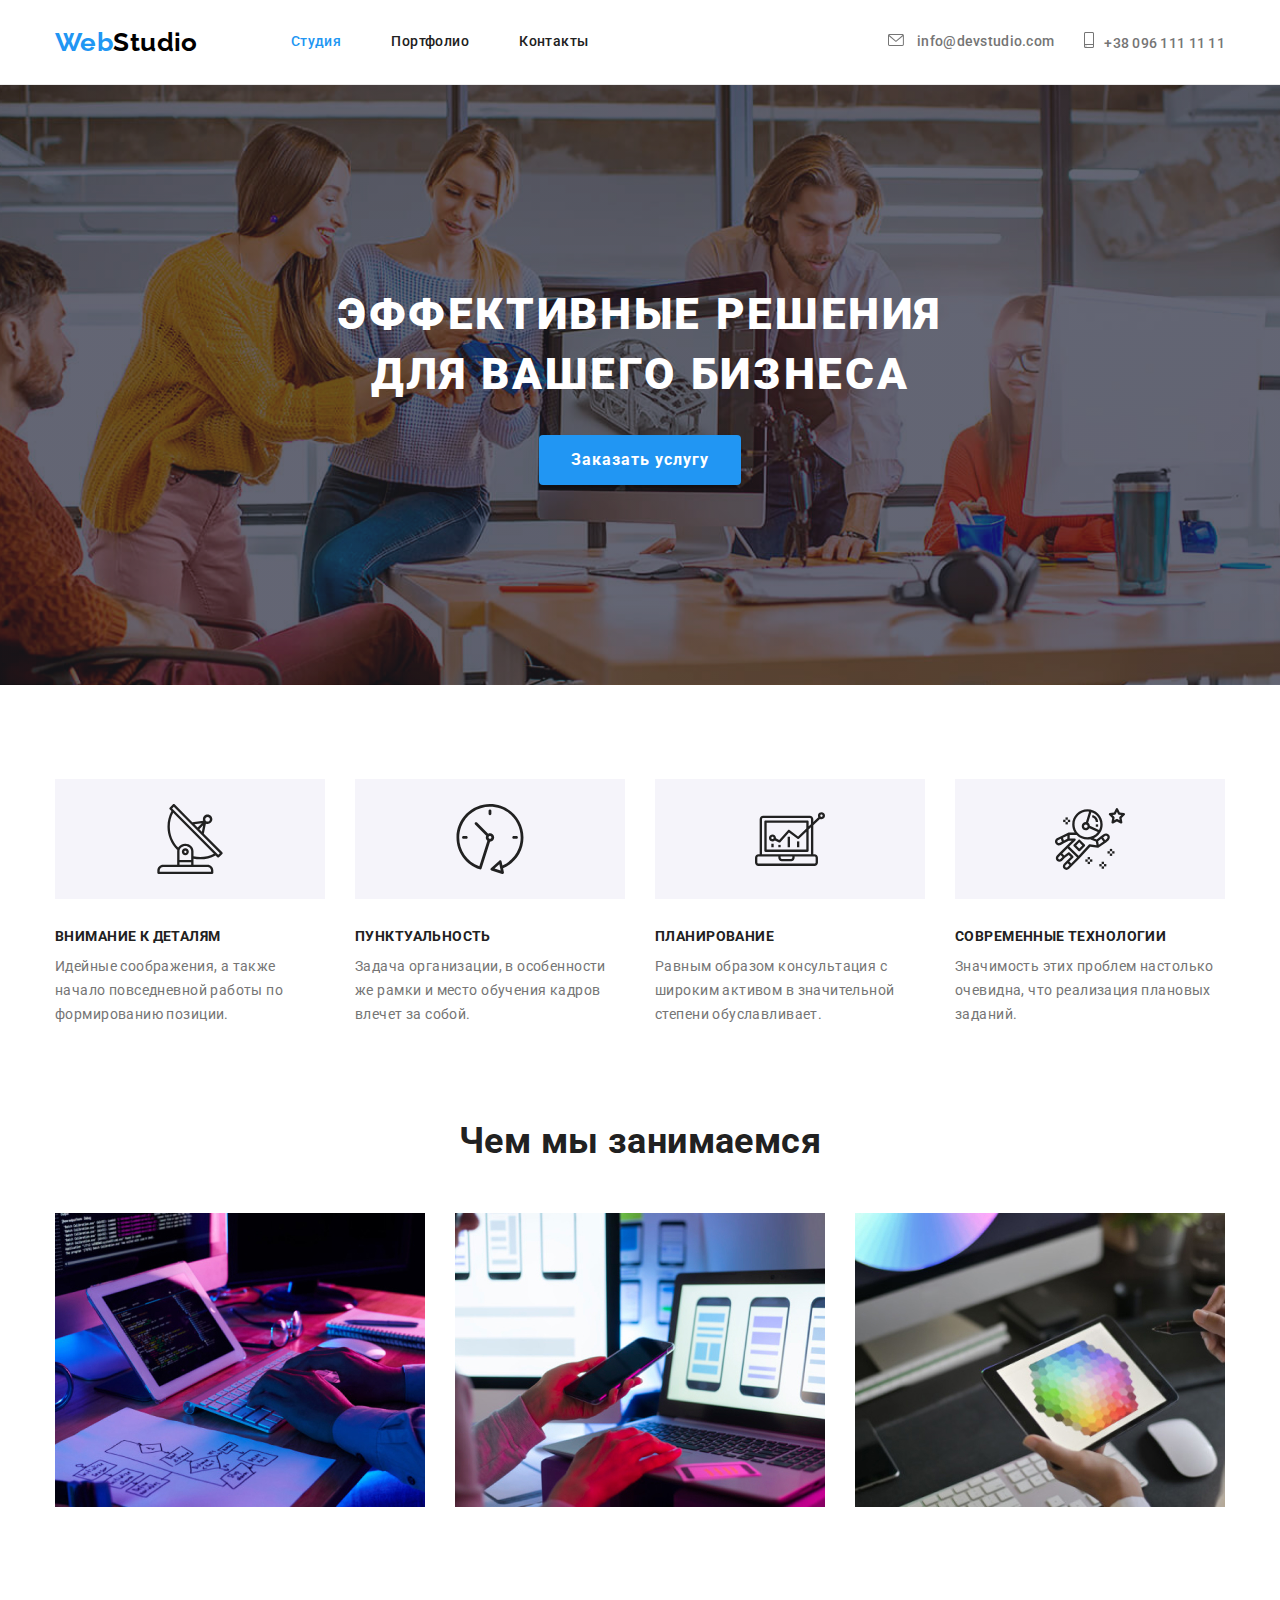
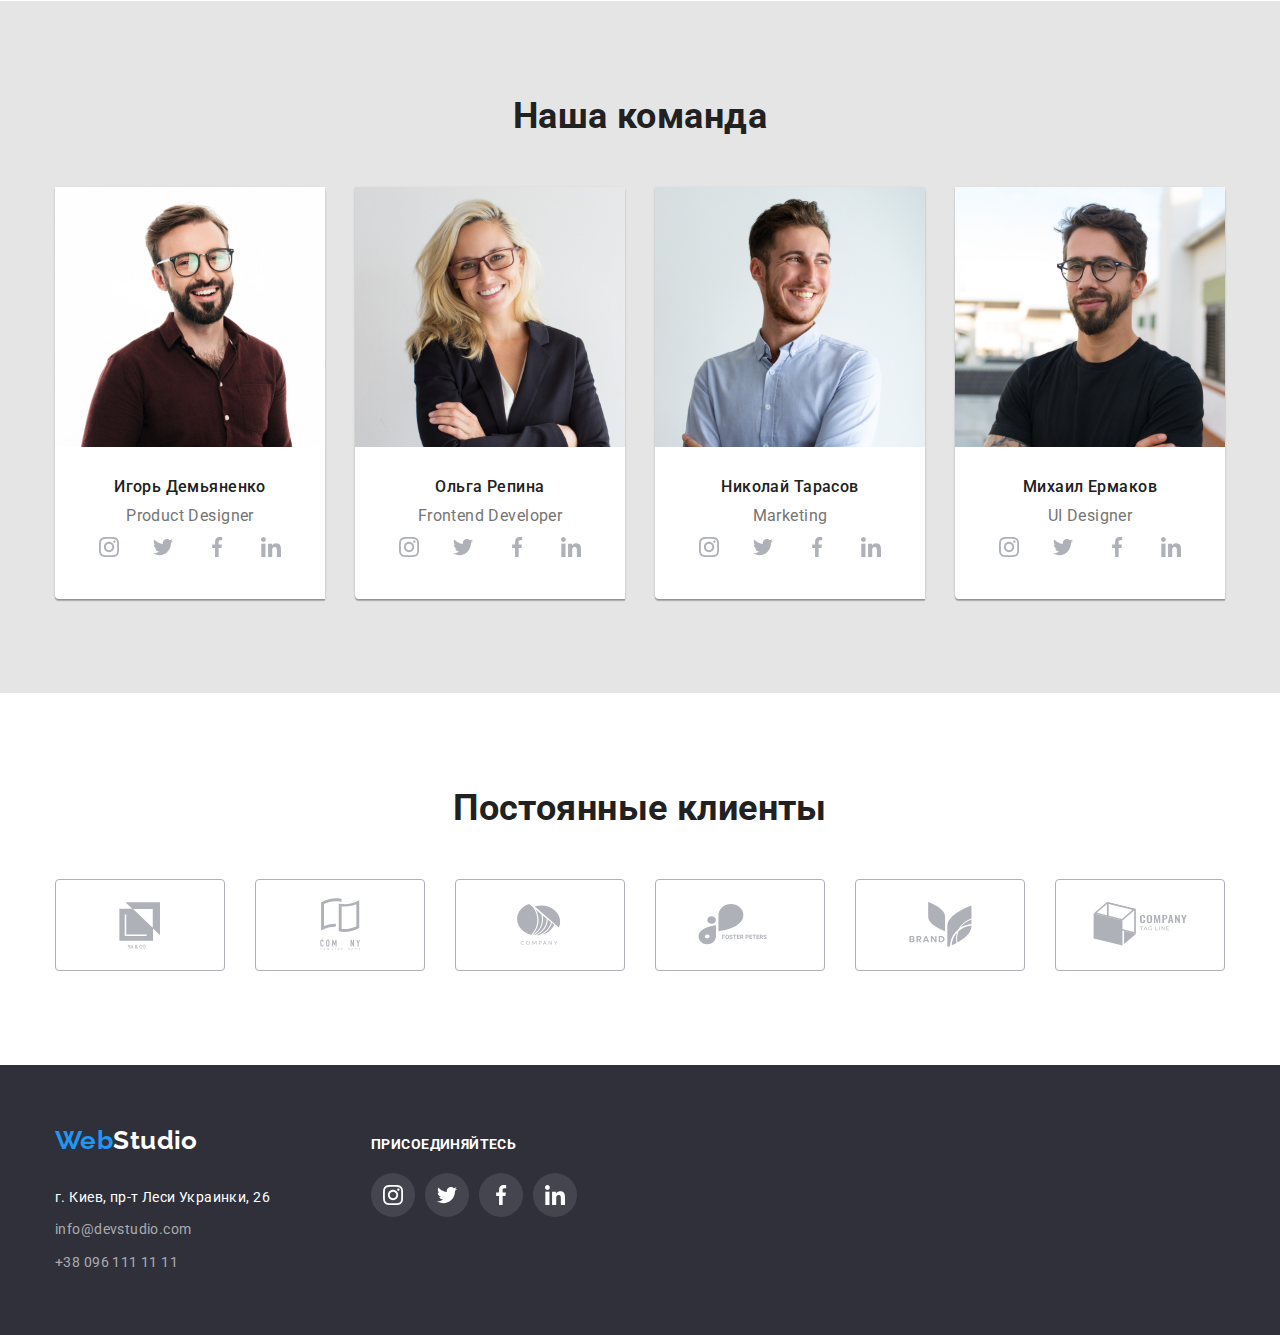
<file: index.html>
<!DOCTYPE html>
<html lang="ru">

<head>
  <meta charset="UTF-8">
  <meta http-equiv="X-UA-Compatible" content="IE=edge">
  <meta name="viewport" content="width=device-width, initial-scale=1.0">
  <title>Главная</title>
  <link rel="preconnect" href="https://fonts.googleapis.com">
  <link rel="preconnect" href="https://fonts.gstatic.com" crossorigin>
  <link href="https://fonts.googleapis.com/css2?family=Raleway:wght@700&family=Roboto:wght@400;500;700;900&display=swap"
    rel="stylesheet">
  <link rel="stylesheet" href="https://cdnjs.cloudflare.com/ajax/libs/modern-normalize/1.0.0/modern-normalize.min.css"/>
  <link rel="stylesheet" href="./css/styles.css">
</head>

<body>
  <!-- Header -->
  <header class="header">
    <div class="container">
      <nav class="header-nav v-centered">
        <a class="link logo" href="./">
          Web<span>Studio</span>
        </a>
        <ul class="header-nav-list v-centered list">
          <li><a class="link header-nav-link current" href="./index.html">Студия</a></li>
          <li><a class="link header-nav-link" href="./portfolio.html">Портфолио</a></li>
          <li><a class="link header-nav-link" href="">Контакты</a></li>
        </ul>
      <ul class="header-contacts v-centered list">
        <li class="centered">
          <a class="link contacts-link" href="mailto:info@devstudio.com"><svg class="icon" width="16" height="12">
            <use href="./images/icons.svg/symbol-defs.svg#icon-envelope"></use>
          </svg> <span> info@devstudio.com</span></a></li>
        <li class="centered">

          <a class="link contacts-link" href="tel:+380961111111"><svg class="icon" width="10" height="16">
            <use href="./images/icons.svg/symbol-defs.svg#icon-smartphone"></use>
          </svg><span>+38 096 111 11 11</span></a></li>
      </ul>
      </nav>
    </div>
  </header>
  <!-- Main -->
  <main>
    <!-- Hero -->
    <section class="hero section">
      <h1 class="hero-title">Эффективные решения <br> для вашего бизнеса</h1>
      <button class="button primary" type="button">Заказать услугу</button>
    </section>
    <!-- Benefits -->
    <section class="benefits section">
      <div class="container">
        <h2 class="visually-hidden">Преимущества</h2>
        <ul class="list g-centered">
          <li class="benefits-item item">
            <div class="item centered benefits-icon-container"><svg class="icon" width="70" height="70">
              <use href="./images/icons.svg/symbol-defs.svg#icon-antenna-1">
              </use>
            </svg></div>
            <h3 class="benefits-title title">Внимание к деталям</h3>
            <p class="title-description">Идейные соображения, а также начало повседневной работы по формированию
              позиции.
            </p>
          </li>
          <li class="benefits-item item">
            <div class="item centered benefits-icon-container"><svg class="icon" width="70" height="70">
              <use href="./images/icons.svg/symbol-defs.svg#icon-clock-1">
              </use>
            </svg></div>
            <h3 class="benefits-title title">Пунктуальность</h3>
            <p class="title-description">Задача организации, в особенности же рамки и место обучения кадров влечет за
              собой.</p>
          </li>
          <li class="benefits-item item">
            <div class="item centered benefits-icon-container"><svg class="icon" width="70" height="70">
              <use href="./images/icons.svg/symbol-defs.svg#icon-diagram-1">
              </use>
            </svg></div>
            <h3 class="benefits-title title">Планирование</h3>
            <p class="title-description">Равным образом консультация с широким активом в значительной степени
              обуславливает.</p>
          </li>
          <li class="benefits-item item">
            <div class="item centered benefits-icon-container"><svg class="icon" width="70" height="70">
              <use href="./images/icons.svg/symbol-defs.svg#icon-astronaut-1">
              </use>
            </svg></div>
            <h3 class="benefits-title title">Современные технологии</h3>
            <p class="title-description">Значимость этих проблем настолько очевидна, что реализация плановых заданий.
            </p>
          </li>
        </ul>
      </div>
    </section>
    <!--Work examples-->
    <section class="samples section">
      <div class="container">
        <h2 class="section-title">Чем мы занимаемся</h2>
        <ul class="samples-list list v-centered">
          <li class="samples-item item">
            <img class="img" src="./images/frontend_development.jpg" alt="человек печатает на клавиатуре" width="370" />
          </li>
          <li class="samples-item item">
            <img class="img" src="./images/product_design.jpg" alt="человек с телефоном в руке смотрит в ноутбук"
              width="370" />
          </li>
          <li class="samples-item item">
            <img class="img" src="./images/ui_design.jpg" alt="человек выбирает цвет на графическом планшете"
              width="370" />
          </li>
        </ul>
      </div>
    </section>
    <!-- Team -->
    <section class="section team">
      <div class="container">
        <h2 class="section-title">Наша команда</h2>
        <ul class="team-list g-centered list">
          <li class="team-item item">
            <a class="link" href="">
              <img class="img" 
                   src="./images/product_designer.jpg" 
                   alt="дизайнер продукта" width="270" />
            </a>
            <div class="team-description-container">
              <h3 class="team-name title">Игорь Демьяненко</h3>
              <p class="team-role" lang="en">Product Designer</p>
              <ul class="list g-centered">
                <li class="item-social"> <a class="link link-social centered" href=""> <svg class="icon" width="20" height="20">
                  <use href="./images/icons.svg/symbol-defs.svg#icon-instagram"></use>
                </svg></a></li>
                <li class="item-social"><a class="link link-social centered" href=""><svg class="icon" width="20" height="20">
                  <use href="./images/icons.svg/symbol-defs.svg#icon-twitter"></use>
                </svg></a></li>
                <li class="item-social"><a class="link link-social centered" href=""><svg class="icon" width="20" height="20">
                  <use href="./images/icons.svg/symbol-defs.svg#icon-facebook"></use>
                </svg></a></li>
                <li class="item-social"><a class="link link-social centered" href=""><svg class="icon" width="20" height="20">
                    <use href="./images/icons.svg/symbol-defs.svg#icon-linkedin"></use>
                </svg></a></li>
              </ul>
            </div>
          </li>
          <li class="team-item item">
            <a class="link" href="">
              <img class="img" 
                   src="./images/frontend_developer.jpg " 
                   alt="фронтенд-разработчик" width="270" />
            </a>
            <div class="team-description-container">
              <h3 class="team-name title">Ольга Репина</h3>
              <p class="team-role" lang="en">Frontend Developer</p>
              <ul class="list g-centered ">
                <li class="item-social"><a class="link link-social centered" href=""><svg class="icon" width="20" height="20">
                    <use href="./images/icons.svg/symbol-defs.svg#icon-instagram"></use>
                  </svg></a></li>
                <li class="item-social"><a class="link link-social centered" href=""><svg class="icon" width="20" height="20">
                    <use href="./images/icons.svg/symbol-defs.svg#icon-twitter"></use>
                  </svg></a></li>
                <li class="item-social"><a class="link link-social centered" href=""><svg class="icon" width="20" height="20">
                    <use href="./images/icons.svg/symbol-defs.svg#icon-facebook"></use>
                  </svg></a>
                </li>
                <li class="item-social"><a class="link link-social centered" href=""><svg class="icon" width="20" height="20">
                    <use href="./images/icons.svg/symbol-defs.svg#icon-linkedin"></use> </svg> </a>
                </li>
              </ul>
            </div>
          </li>
          <li class="team-item item">
            <a class="link" href="">
              <img class="img" 
                   src="./images/marketing.jpg" 
                   alt="маркетинг" width="270" />
            </a>
            <div class="team-description-container">
              <h3 class="team-name title">Николай Тарасов</h3>
              <p class="team-role" lang="en">Marketing</p>
              <ul class="list g-centered">
                <li class="item-social"><a class="link link-social centered" href=""><svg class="icon" width="20" height="20">
                    <use href="./images/icons.svg/symbol-defs.svg#icon-instagram"></use>
                  </svg></a></li>
                <li class="item-social"><a class="link link-social centered" href=""><svg class="icon" width="20" height="20">
                    <use href="./images/icons.svg/symbol-defs.svg#icon-twitter"></use>
                  </svg></a></li>
                <li class="item-social"><a class="link link-social centered" href=""><svg class="icon" width="20" height="20">
                    <use href="./images/icons.svg/symbol-defs.svg#icon-facebook"></use>
                  </svg></a></li>
                <li class="item-social"><a class="link link-social centered" href=""><svg class="icon" width="20" height="20">
                    <use href="./images/icons.svg/symbol-defs.svg#icon-linkedin"></use>
                  </svg></a></li>
              </ul>
            </div>
          </li>
          <li class="team-item item">
              <a class="link" href="">
                 <img class="img" 
                      src="./images/ui_designer.jpg" 
                      alt="креативный дизайнер" width="270" />
              </a>
              <div class="team-description-container">
                <h3 class="team-name title">Михаил Ермаков</h3>
                <p class=" team-role" lang="en">UI Designer</p>
              <ul class="list g-centered">
                <li class="item-social"><a class="link link-social centered" href=""><svg class="icon" width="20" height="20">
                    <use href="./images/icons.svg/symbol-defs.svg#icon-instagram"></use>
                  </svg></a></li>
                <li class="item-social"><a class="link link-social centered" href=""><svg class="icon" width="20" height="20">
                    <use href="./images/icons.svg/symbol-defs.svg#icon-twitter"></use>
                  </svg></a></li>
                <li class="item-social"><a class="link link-social centered" href=""><svg class="icon" width="20" height="20">
                    <use href="./images/icons.svg/symbol-defs.svg#icon-facebook"></use>
                  </svg></a></li>
                <li class="item-social"><a class="link link-social centered" href=""><svg class="icon" width="20" height="20">
                    <use href="./images/icons.svg/symbol-defs.svg#icon-linkedin"></use>
                  </svg></a></li>
              </ul>
              </div>
          </li>
        </ul>
      </div>
    </section>
    <!-- Clients -->
      <section class="section">
        <div class="container">
          <h2 class="section-title">Постоянные клиенты</h2>
          <ul class="list g-centered clients-list">
            <li class="item"><a class="link clients-link centered" href=""><svg class="icon" width="170" height="92">
                  <use href="./images/icons.svg/symbol-defs.svg#icon-client-1"></use>
                </svg></a></li>
            <li class="item"><a class="link clients-link centered" href=""><svg class="icon" width="170" height="92">
                  <use href="./images/icons.svg/symbol-defs.svg#icon-client-2"></use>
                </svg></a></li>
            <li class="item"><a class="link clients-link centered" href=""><svg class="icon" width="170" height="92">
                  <use href="./images/icons.svg/symbol-defs.svg#icon-client-3"></use>
                </svg></a></li>
            <li class="item"><a class="link clients-link centered" href=""><svg class="icon" width="170" height="92">
                  <use href="./images/icons.svg/symbol-defs.svg#icon-client-4"></use>
                </svg></a></li>
            <li class="item"><a class="link clients-link centered" href=""><svg class="icon" width="170" height="92">
                  <use href="./images/icons.svg/symbol-defs.svg#icon-client-5"></use>
                </svg></a></li>
            <li class="item"><a class="link clients-link centered" href=""><svg class="icon" width="170" height="92">
                  <use href="./images/icons.svg/symbol-defs.svg#icon-client-6"></use>
                </svg></a></li>
          </ul>
        </div>
      </section>
  </main>
  <!-- Footer -->
  <footer class="footer">
    <div class="container v-centered">
      <div class="footer-block">
        <a class="footer-logo logo link" href="./">
          Web<span>Studio</span>
        </a>
        <address class="footer-address">
          <ul class="footer-list list">
            <li class="footer-item">
              <p class="footer-p">г. Киев, пр-т Леси Украинки, 26</p>
            </li>
            <li class="footer-item"><a class="link footer-link" href="mailto:info@devstudio.com">info@devstudio.com</a>
            </li>
            <li class="footer-item"><a class="link footer-link" href="tel:+380961111111">+38 096 111 11 11</a></li>
          </ul>
        </address>
      </div>
      <div class="social-block">
        <h3 class="title-social">Присоединяйтесь</h3>
              <ul class="list g-centered">
                <li class="item-social"><a class="link link-social centered" href=""><svg class="icon" width="20" height="20">
                    <use href="./images/icons.svg/symbol-defs.svg#icon-instagram"></use>
                  </svg></a></li>
                <li class="item-social"><a class="link link-social centered" href=""><svg class="icon" width="20" height="20">
                    <use href="./images/icons.svg/symbol-defs.svg#icon-twitter"></use>
                  </svg></a></li>
                <li class="item-social"><a class="link link-social centered" href=""><svg class="icon" width="20" height="20">
                    <use href="./images/icons.svg/symbol-defs.svg#icon-facebook"></use>
                  </svg></a></li>
                <li class="item-social"><a class="link link-social centered" href=""><svg class="icon" width="20" height="20">
                    <use href="./images/icons.svg/symbol-defs.svg#icon-linkedin"></use>
                  </svg></a></li>
              </ul>
      </div>
    </div>
  </footer>
</body>

</html>
</file>
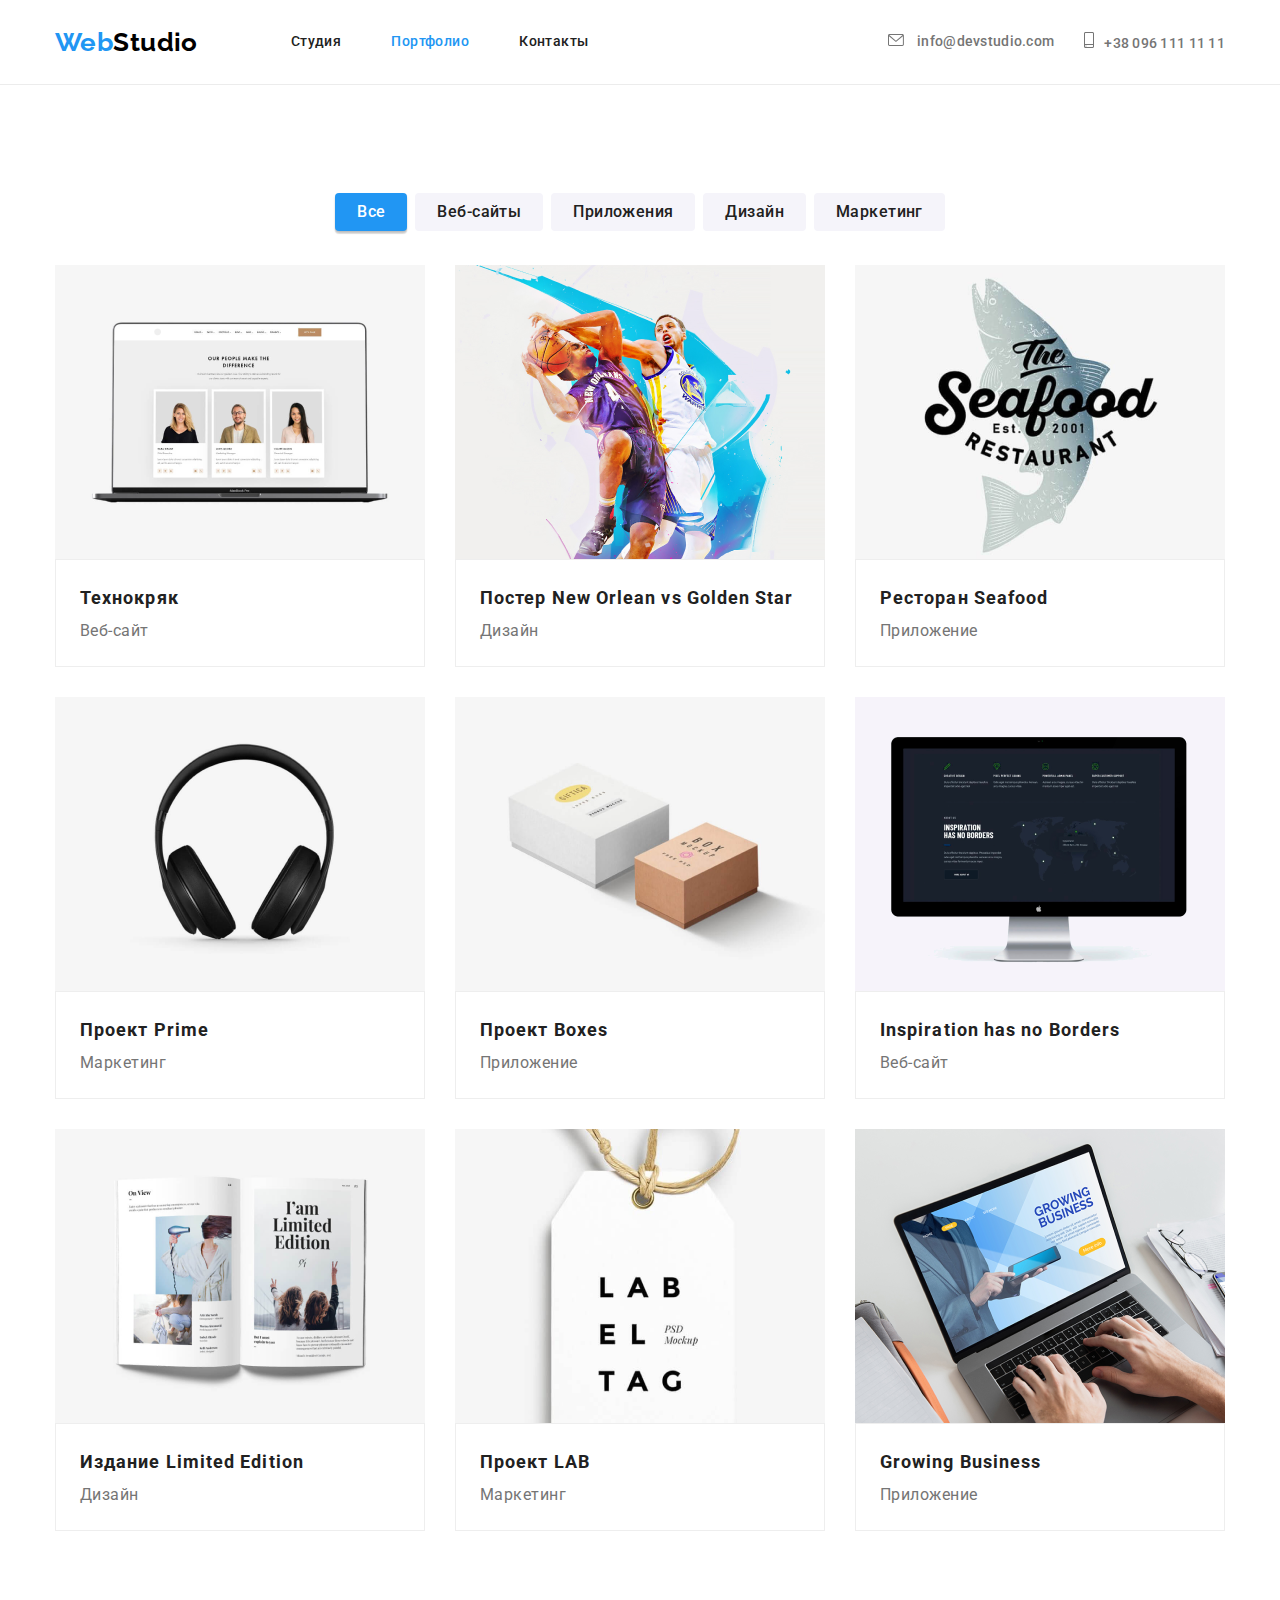
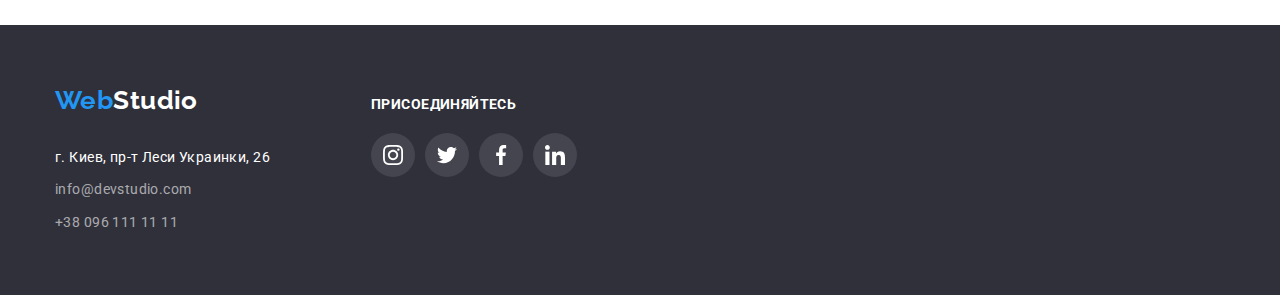
<file: portfolio.html>
<!DOCTYPE html>
<html lang="en">

<head>
  <meta charset="UTF-8">
  <meta http-equiv="X-UA-Compatible" content="IE=edge">
  <meta name="viewport" content="width=device-width, initial-scale=1.0">
  <title>Портфолио</title>
  <link rel="preconnect" href="https://fonts.googleapis.com">
  <link rel="preconnect" href="https://fonts.gstatic.com" crossorigin>
  <link href="https://fonts.googleapis.com/css2?family=Raleway:wght@700&family=Roboto:wght@400;500;700;900&display=swap"
    rel="stylesheet">
  <link rel="stylesheet" href="https://cdnjs.cloudflare.com/ajax/libs/modern-normalize/1.0.0/modern-normalize.min.css"/>
  <link rel="stylesheet" href="./css/styles.css">
</head>

<body>
  <!-- Header -->
  <header class="header">
    <div class="container">
      <nav class="header-nav v-centered">
        <a class="link logo" href="./">
          Web<span>Studio</span>
        </a>
        <ul class="header-nav-list v-centered list">
          <li><a class="link header-nav-link" href="./index.html">Студия</a></li>
          <li><a class="link header-nav-link current" href="./portfolio.html">Портфолио</a></li>
          <li><a class="link header-nav-link" href="">Контакты</a></li>
        </ul>
        <ul class="header-contacts v-centered list">
          <li class="centered">
            <a class="link contacts-link" href="mailto:info@devstudio.com"><svg class="icon" width="16"
                height="12">
                <use href="./images/icons.svg/symbol-defs.svg#icon-envelope"></use>
              </svg> <span> info@devstudio.com</span></a>
          </li>
          <li class="centered">
    
            <a class="link contacts-link" href="tel:+380961111111"><svg class="icon" width="10" height="16">
                <use href="./images/icons.svg/symbol-defs.svg#icon-smartphone"></use>
              </svg><span>+38 096 111 11 11</span></a>
          </li>
        </ul>
      </nav>
    </div>
  </header>
  <!-- Main -->
  <main>
    <!-- Works -->
    <section class="works section">
      <div class="container">
        <nav class="works-nav">
          <h2 class="visually-hidden">Кнопки</h2>
          <ul class="works-nav-list g-centered">
            <li class="works-nav-item"> 
              <button class="button primary" type="button">Все</button> </li>
            <li class="works-nav-item"> 
              <button class="button secondary" type="button">Веб-сайты</button> </li>
            <li class="works-nav-item"> 
              <button class="button secondary" type="button">Приложения</button> </li>
            <li class="works-nav-item"> 
              <button class="button secondary" type="button">Дизайн</button> </li>
            <li class="works-nav-item"> 
              <button class="button secondary" type="button">Маркетинг</button> </li>
          </ul>
        </nav>
      <h2 class="visually-hidden">Примеры работ</h2>
      <ul class="works-list list">
        <li class="works-sample"> 
            <a class="link" href="">
            <img class="img"
                 src="./images/macbook_pro.png" 
                 alt="изображение людей на ноутбуке">
            </a>
            <div class="works-description-container">
              <h3 class="works-name title">Технокряк</h3>
              <p class="works-type">Веб-сайт</p>
            </div>
        </li>
        <li class="works-sample"> 
            <a class="link" href="">
            <img class="img"
                 src="./images/poster_basketball.png" 
                 alt="баскетболист отбирает мяч у противника">
            </a>
            <div class="works-description-container">
              <h3 class="works-name title">Постер New Orlean vs Golden Star</h3>
              <p class="works-type">Дизайн</p>
            </div>
        </li>
        <li class="works-sample"> 
            <a class="link" href="">
            <img class="img"
                 src="./images/restaurant_seafood.png"
                 alt="название ресторана на фоне изображения рыбы">
            </a>
            <div class="works-description-container">
              <h3 class="works-name title">Ресторан Seafood</h3>
              <p class="works-type">Приложение</p>
            </div>
        </li>
        <li class="works-sample"> 
            <a class="link" href="">
            <img class="img" 
                 src="./images/headphones.png" 
                 alt="наушники черного цвета">
            </a>
            <div class="works-description-container">
              <h3 class="works-name title">Проект Prime</h3>
              <p class="works-type">Маркетинг</p>
            </div>
        </li>
        <li class="works-sample"> 
            <a class="link" href="">
            <img class="img"
                 src="./images/boxes.png" 
                 alt="белая и розовая коробочки">
            </a>
            <div class="works-description-container">
              <h3 class="works-name title">Проект Boxes</h3>
              <p class="works-type">Приложение</p>
            </div>
        </li>
        <li class="works-sample"> 
            <a class="link" href="">
            <img class="img"
                 src="./images/computer.png" 
                 alt="веб-сайт, открытый на экране компьютера">
            </a>
            <div class="works-description-container">
              <h3 class="works-name title">Inspiration has no Borders</h3>
              <p class="works-type">Веб-сайт</p>
            </div>
        </li>
        <li class="works-sample"> 
            <a class="link" href="">
            <img class="img"
                 src="./images/magazine.png" 
                 alt="разворот журнала">
            </a>
            <div class="works-description-container">
              <h3 class="works-name title">Издание Limited Edition</h3>
              <p class="works-type">Дизайн</p>
            </div>
        </li>
        <li class="works-sample"> 
            <a class="link" href="">
            <img class="img"
                 src="./images/label.png" 
                 alt="бирка с названием бренда">
            </a>
            <div class="works-description-container">
              <h3 class="works-name title">Проект LAB</h3>
              <p class="works-type">Маркетинг</p>
            </div>
        </li>
        <li class="works-sample"> 
            <a class="link" href="">
            <img class="img"
                 src="./images/laptop.png" 
                 alt="человек печатает на ноутбуке">
            </a>
            <div class="works-description-container">
              <h3 class="works-name title">Growing Business</h3>
              <p class="works-type">Приложение</p>
            </div>
        </li>
      </ul>
    </div>
    </section>
  </main>
  <!-- Footer -->
  <footer class="footer">
    <div class="container v-centered">
      <div class="footer-block">
        <a class="footer-logo logo link" href="./">
          Web<span>Studio</span>
        </a>
        <address class="footer-address">
          <ul class="footer-list list">
            <li class="footer-item">
              <p class="footer-p">г. Киев, пр-т Леси Украинки, 26</p>
            </li>
            <li class="footer-item"><a class="link footer-link" href="mailto:info@devstudio.com">info@devstudio.com</a>
            </li>
            <li class="footer-item"><a class="link footer-link" href="tel:+380961111111">+38 096 111 11 11</a></li>
          </ul>
        </address>
      </div>
      <div class="social-block">
        <h3 class="title-social">Присоединяйтесь</h3>
        <ul class="list g-centered">
          <li class="item-social"><a class="link link-social centered" href=""><svg class="icon" width="20" height="20">
                <use href="./images/icons.svg/symbol-defs.svg#icon-instagram"></use>
              </svg></a></li>
          <li class="item-social"><a class="link link-social centered" href=""><svg class="icon" width="20" height="20">
                <use href="./images/icons.svg/symbol-defs.svg#icon-twitter"></use>
              </svg></a></li>
          <li class="item-social"><a class="link link-social centered" href=""><svg class="icon" width="20" height="20">
                <use href="./images/icons.svg/symbol-defs.svg#icon-facebook"></use>
              </svg></a></li>
          <li class="item-social"><a class="link link-social centered" href=""><svg class="icon" width="20" height="20">
                <use href="./images/icons.svg/symbol-defs.svg#icon-linkedin"></use>
              </svg></a></li>
        </ul>
      </div>
    </div>
  </footer>
</body>

</html>
</file>
<file: css/styles.css>
/* Common */

:root {
  --primary-text-color: #757575;
  --accent-color: #2196f3;
  --primary-black-color: #000000;
  --primary-white-color: #ffffff;
  --hero-bg-color: #2f303a;
  --secondary-white-color: #f5f4fa;
  --common-title-color: #212121;
  --header-border-color: #ececec;
  --works-border-color: #eeeeee;
  --footer-color: #2f303a;
  --svg-social-color: #afb1b8;
  --svg-footer-color: rgba(255, 255, 255, 0.1);
  --footer-hyperlink-color: rgba(255, 255, 255, 0.6);

  --logo-font-size: 26px;
  --primary-font-size: 14px;
  --portfolio-font-size: 16px;
  --first-title-size: 44px;
  --secondary-title-size: 36px;
  --portfolio-title-size: 18px;
  --title-line-height: 1.17;
}

body {
  background-color: #e5e5e5;
  color: var(--primary-text-color);

  font-family: Roboto, sans-serif;
  font-size: var(--primary-font-size);
  line-height: 1.71;
  font-weight: 400;
  font-style: normal;
  letter-spacing: 0.03em;
}

.visually-hidden {
  position: absolute;
  white-space: nowrap;
  width: 1px;
  height: 1px;
  overflow: hidden;
  border: 0;
  padding: 0;
  clip: rect(0 0 0 0);
  clip-path: inset(50%);
  margin: -1px;
}
.g-centered {
  display: flex;
  justify-content: center;
}

.v-centered {
  display: flex;
  align-items: center;
}

.centered {
  display: flex;
  align-items: center;
  justify-content: center;
}

.list {
  padding: 0;
  margin: 0;
  list-style: none;
}

.img {
  display: block;
}

.container {
  margin-left: auto;
  margin-right: auto;
  width: 1200px;
  padding-left: 15px;
  padding-right: 15px;
}

.link {
  text-decoration: none;
  color: inherit;
  letter-spacing: inherit;
}

.link:hover,
.link:focus {
  color: var(--accent-color);
}

.link.current {
  color: var(--accent-color);
}

.link.current:hover,
.link.current:focus {
  color: inherit;
}

p,
h1,
h2,
h3,
h4,
h5,
h6 {
  margin: 0;
}

.icon {
  fill: currentColor;
}

/* Button */

.button {
  text-decoration: none;
  text-align: center;
  cursor: pointer;
  border: none;
  letter-spacing: inherit;
  border-radius: 4px;
}

.button.primary {
  color: var(--primary-white-color);
  background-color: var(--accent-color);
  box-shadow: 0px 3px 1px rgba(0, 0, 0, 0.1), 0px 1px 2px rgba(0, 0, 0, 0.08),
    0px 2px 2px rgba(0, 0, 0, 0.12);
}

.button.primary:hover,
.button.primary:focus {
  color: var(--common-title-color);
  background-color: var(--secondary-white-color);
}

.button.secondary {
  color: var(--common-title-color);
  background-color: var(--secondary-white-color);
}

.button.secondary:hover,
.button.secondary:focus {
  color: var(--primary-white-color);
  background-color: var(--accent-color);
  box-shadow: 0px 3px 1px rgba(0, 0, 0, 0.1), 0px 1px 2px rgba(0, 0, 0, 0.08),
    0px 2px 2px rgba(0, 0, 0, 0.12);
}

/* Logo */

.logo {
  font-size: var(--logo-font-size);
  font-family: Raleway;
  font-weight: 700;
  line-height: 1.19;
}

.logo.link {
  color: var(--accent-color);
}

.logo > span {
  color: var(--primary-black-color);
}

/* Header */

.header {
  background-color: var(--primary-white-color);
  border-bottom: 1px solid var(--header-border-color);
}

.header-nav-list {
  margin-left: 93px;
}

.header-contacts li + li,
.header-nav-list li + li {
  margin-left: 50px;
}

.header-nav-link .link,
.header-contacts .link {
  display: block;
  padding-top: 32px;
  padding-bottom: 32px;
  font-style: inherit;
  line-height: 1.14;
  letter-spacing: 0.02em;
}

.header-nav-link {
  color: var(--common-title-color);
  font-weight: inherit;
  font-weight: 500;
}

.header-contacts {
  margin-left: auto;
  font-weight: 500;
}

.header-nav-link.current:hover,
.header-nav-link.current:focus {
  color: var(--common-title-color);
}

.header-contacts li + li {
  margin-left: 30px;
}

.header-contacts span {
  margin-left: 10px;
}

.contacts-link {
  color: var(--primary-text-color);
}
/* Section */

.title {
  margin: 0;
}

.benefits-title {
  margin-bottom: 10px;
  color: var(--common-title-color);
  font-weight: 700;
  font-size: var(--primary-font-size);
  line-height: 1.14;
  text-transform: uppercase;
}

.section-title {
  margin-top: 0;
  margin-bottom: 50px;
  color: var(--common-title-color);
  font-weight: 700;
  font-size: var(--secondary-title-size);
  line-height: 1.17;
  text-align: center;
}

.section {
  background-color: var(--primary-white-color);
  margin-top: 0;
  padding: 94px 0;
}

.section .item + .item {
  margin-left: 30px;
}

/* Hero */

.hero {
  padding: 200px 0;
  background-color: var(--hero-bg-color);
  background-image: linear-gradient(rgba(47, 48, 58, 0.4), rgba(47, 48, 58, 0.4)),
    url(../images/team.png);
  background-repeat: no-repeat;
  background-size: cover;
  background-position: center;
  text-align: center;
}

.hero-title {
  margin: 0 auto 30px auto;
  width: 696px;
  color: var(--primary-white-color);
  font-weight: 900;
  font-size: var(--first-title-size);
  line-height: 1.36;
  letter-spacing: 0.06em;
  text-transform: uppercase;
}

.hero .button {
  padding: 10px 32px;
  font-weight: 700;
  font-size: 16px;
  line-height: 1.88;
  letter-spacing: 0.06em;
}

/* Benefits */

.benefits {
  padding-bottom: 0;
}

.benefits-item {
  width: 270px;
}

.benefits-icon-container {
  background-color: var(--secondary-white-color);
  height: 120px;
  margin-bottom: 30px;
}

.benefits-icon-container > .icon {
  fill: var(--common-title-color);
}
/* Samples */

.samples-item {
  width: 370px;
}
/* Team */

.team {
  background-color: var(--second-white-color);
}

.team-item {
  background-color: var(--primary-white-color);
  width: 270px;
  box-shadow: 0px 1px 3px rgba(0, 0, 0, 0.12), 0px 1px 1px rgba(0, 0, 0, 0.14),
    0px 2px 1px rgba(0, 0, 0, 0.2);
  border-radius: 0px 4px;
}

.team-description-container {
  margin: 30px auto;
}

.team-name {
  margin-bottom: 10px;
  color: var(--common-title-color);
  font-weight: 500;
}

.team-name,
.team-role {
  font-size: 16px;
  line-height: 1.19;
  text-align: center;
}

/* Clients */

.clients-link {
  width: 170px;
  height: 92px;
  color: var(--svg-social-color);
  border: 1px solid var(--svg-social-color);
  border-radius: 4px;
}

.clients-link:hover,
.clients-link:focus {
  border: 1px solid var(--accent-color);
}

/* Footer */

.footer {
  background-color: var(--footer-color);
  padding: 60px 0;
}

.footer .container {
  align-items: baseline;
}

.footer-address {
  color: var(--primary-white-color);
  font-style: inherit;
}

.footer-item:not(:last-child) {
  margin-bottom: 9px;
}

.footer-p {
  color: #ffffff;
  font-weight: normal;
  width: 231px;
  line-height: 24px;
  padding-top: 9px;
}

.footer-link {
  color: var(--footer-hyperlink-color);
  letter-spacing: inherit;
}

.footer-link:hover,
.footer-link:focus {
  color: var(--accent-color);
}

.footer-logo {
  display: block;
  margin-bottom: 20px;
}

.footer-logo > span {
  color: var(--primary-white-color);
}

.social-block {
  margin-left: 85px;
}

.footer .link-social {
  background-color: var(--svg-footer-color);
  color: var(--primary-white-color);
}

/* Portfolio */

/* Works */

.works-nav .button {
  font-weight: 500;
  font-size: var(--portfolio-font-size);
  line-height: 1.63;
}

.works-nav-list {
  padding: 0;
  list-style: none;
  margin-bottom: 34px;
}

.works-nav-item {
  align-self: flex-start;
}

.works-nav-item + .works-nav-item {
  margin-left: 8px;
}

.works-nav .button {
  padding: 6px 22px;
}

.works-list {
  display: flex;
  flex-wrap: wrap;
  margin: -15px;
}

.works-sample {
  margin: 15px;
  width: 370px;
}

.works-sample:hover {
  box-shadow: 0px 1px 1px rgba(0, 0, 0, 0.12), 0px 4px 4px rgba(0, 0, 0, 0.06),
    1px 4px 6px rgba(0, 0, 0, 0.16);
}

.works-description-container {
  padding: 20px 24px;
  border: 1px solid var(--works-border-color);
}

.works-name {
  margin: 0;
  color: var(--common-title-color);
  font-weight: 700;
  font-size: var(--portfolio-title-size);
  line-height: 2;
  letter-spacing: 0.06em;
}

.works-type {
  font-size: var(--portfolio-font-size);
  line-height: 1.88;
  letter-spacing: 0.03em;
}

/* Social */

.title-social {
  font-size: 14px;
  font-weight: 700;
  line-height: 1.14;
  text-transform: uppercase;
  color: var(--primary-white-color);
  margin-bottom: 20px;
}

.item-social + .item-social {
  margin-left: 10px;
}

.link-social {
  width: 44px;
  height: 44px;
  border-radius: 50%;
}

.team .link-social {
  color: var(--svg-social-color);
}

.link-social:hover,
.link-social:focus {
  background: var(--accent-color);
  color: var(--primary-white-color);
}

.link-social.current {
  background: var(--accent-color);
  color: var(--primary-white-color);
}

.link-social.current:hover,
.link-social.current:focus {
  background: var(--svg-footer-color);
  color: var(--svg-social-color);
}
</file>
